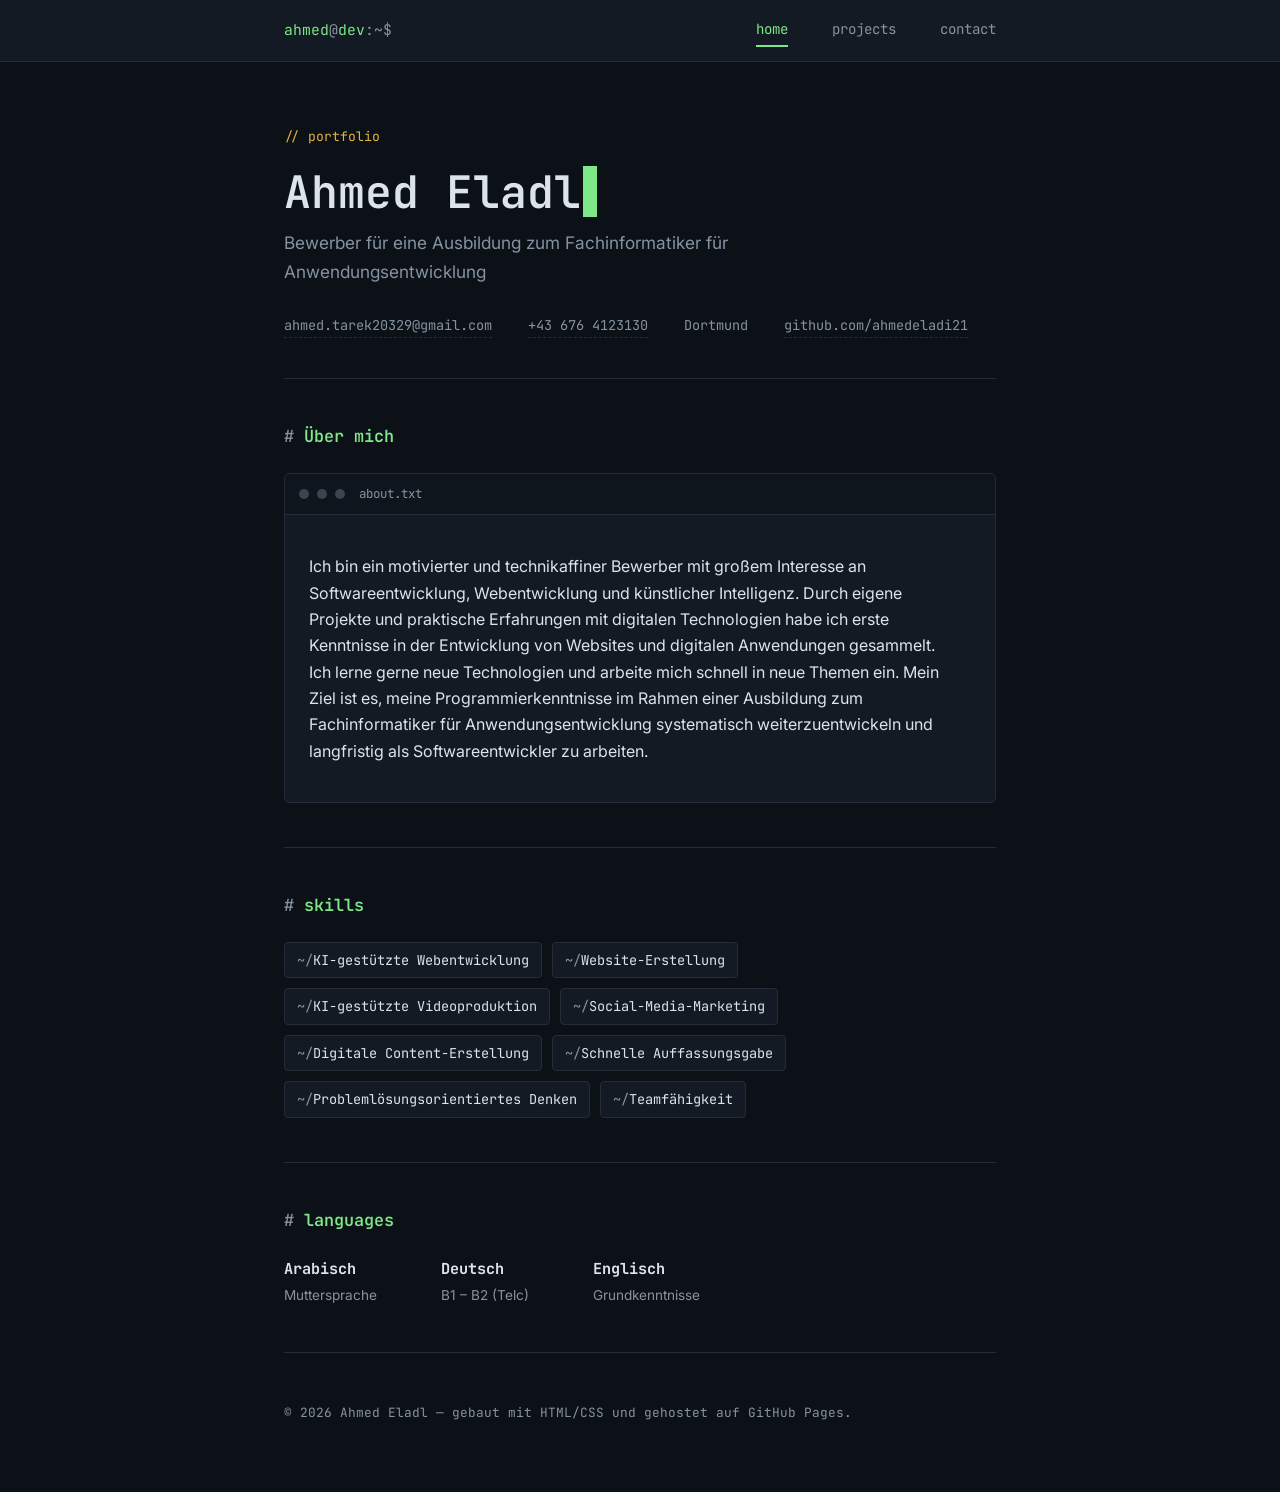
<file: index.html>
<!DOCTYPE html>
<html lang="de">
<head>
<meta charset="UTF-8">
<meta name="viewport" content="width=device-width, initial-scale=1.0">
<title>Ahmed Eladl — Fachinformatiker i.A.</title>
<link rel="preconnect" href="https://fonts.googleapis.com">
<link rel="preconnect" href="https://fonts.gstatic.com" crossorigin>
<link href="https://fonts.googleapis.com/css2?family=JetBrains+Mono:wght@400;500;600;700&family=Inter:wght@400;500;600&display=swap" rel="stylesheet">
<link rel="stylesheet" href="style.css">
</head>
<body>

  <div class="topbar">
    <div class="topbar-inner">
      <div class="prompt">ahmed<span>@</span>dev<span>:~$</span></div>
      <nav>
        <a href="index.html" class="active">home</a>
        <a href="projects.html">projects</a>
        <a href="contact.html">contact</a>
      </nav>
    </div>
  </div>

  <div class="wrap">
    <header class="hero">
      <p class="kicker">// portfolio</p>
      <h1>Ahmed Eladl<span class="cursor">&nbsp;</span></h1>
      <p class="role">Bewerber für eine Ausbildung zum Fachinformatiker für Anwendungsentwicklung</p>
      <div class="contact-strip">
        <a href="mailto:ahmed.tarek20329@gmail.com">ahmed.tarek20329@gmail.com</a>
        <a href="tel:+436764123130">+43 676 4123130</a>
        <span>Dortmund</span>
        <a href="https://github.com/ahmedeladi21" target="_blank" rel="noopener">github.com/ahmedeladi21</a>
      </div>
    </header>

    <section class="profile">
      <h2>Über mich</h2>
      <div class="term">
        <div class="term-bar">
          <span class="term-dot"></span><span class="term-dot"></span><span class="term-dot"></span>
          <span class="term-title">about.txt</span>
        </div>
        <div class="term-body">
          <p class="out">
  Ich bin ein motivierter und technikaffiner Bewerber mit großem Interesse an
  Softwareentwicklung, Webentwicklung und künstlicher Intelligenz. Durch eigene
  Projekte und praktische Erfahrungen mit digitalen Technologien habe ich erste
  Kenntnisse in der Entwicklung von Websites und digitalen Anwendungen gesammelt.
  Ich lerne gerne neue Technologien und arbeite mich schnell in neue Themen ein.
  Mein Ziel ist es, meine Programmierkenntnisse im Rahmen einer Ausbildung zum
  Fachinformatiker für Anwendungsentwicklung systematisch weiterzuentwickeln und
  langfristig als Softwareentwickler zu arbeiten.
</p>
        </div>
      </div>
    </section>

    <section class="skills">
      <h2>skills</h2>
      <ul class="skills-tags">
        <li>KI-gestützte Webentwicklung</li>
        <li>Website-Erstellung</li>
        <li>KI-gestützte Videoproduktion</li>
        <li>Social-Media-Marketing</li>
        <li>Digitale Content-Erstellung</li>
        <li>Schnelle Auffassungsgabe</li>
        <li>Problemlösungsorientiertes Denken</li>
        <li>Teamfähigkeit</li>
      </ul>
    </section>

    <section class="languages">
      <h2>languages</h2>
      <ul class="lang-list">
        <li><strong>Arabisch</strong><span>Muttersprache</span></li>
        <li><strong>Deutsch</strong><span>B1 – B2 (Telc)</span></li>
        <li><strong>Englisch</strong><span>Grundkenntnisse</span></li>
      </ul>
    </section>

    <footer>
      <p>© 2026 Ahmed Eladl — gebaut mit HTML/CSS und gehostet auf GitHub Pages.</p>
    </footer>
  </div>

</body>
</html>
</file>
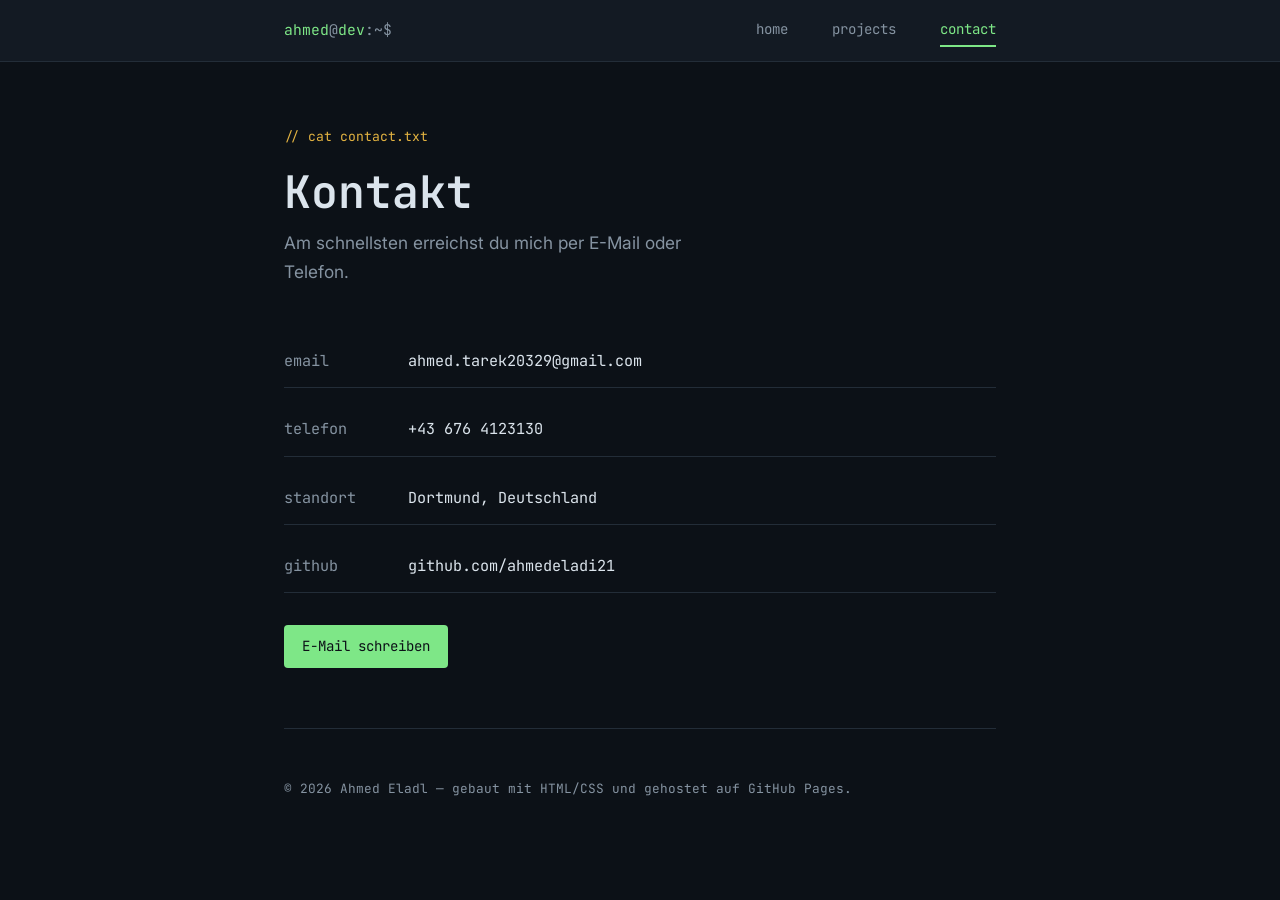
<file: contact.html>
<!DOCTYPE html>
<html lang="de">
<head>
<meta charset="UTF-8">
<meta name="viewport" content="width=device-width, initial-scale=1.0">
<title>Kontakt — Ahmed Eladl</title>
<link rel="preconnect" href="https://fonts.googleapis.com">
<link rel="preconnect" href="https://fonts.gstatic.com" crossorigin>
<link href="https://fonts.googleapis.com/css2?family=JetBrains+Mono:wght@400;500;600;700&family=Inter:wght@400;500;600&display=swap" rel="stylesheet">
<link rel="stylesheet" href="style.css">
</head>
<body>

  <div class="topbar">
    <div class="topbar-inner">
      <div class="prompt">ahmed<span>@</span>dev<span>:~$</span></div>
      <nav>
        <a href="index.html">home</a>
        <a href="projects.html">projects</a>
        <a href="contact.html" class="active">contact</a>
      </nav>
    </div>
  </div>

  <div class="wrap">
    <header class="hero" style="padding-bottom:20px;">
      <p class="kicker">// cat contact.txt</p>
      <h1>Kontakt</h1>
      <p class="role">Am schnellsten erreichst du mich per E-Mail oder Telefon.</p>
    </header>

    <section class="contact" style="border-top:none; padding-top:0;">
      <div class="contact-grid">
        <div class="contact-row">
          <span class="k">email</span>
          <span class="v"><a href="mailto:ahmed.tarek20329@gmail.com">ahmed.tarek20329@gmail.com</a></span>
        </div>
        <div class="contact-row">
          <span class="k">telefon</span>
          <span class="v"><a href="tel:+436764123130">+43 676 4123130</a></span>
        </div>
        <div class="contact-row">
          <span class="k">standort</span>
          <span class="v"> Dortmund, Deutschland</span>
        </div>
        <div class="contact-row">
          <span class="k">github</span>
          <span class="v"><a href="https://github.com/ahmedeladi21" target="_blank" rel="noopener">github.com/ahmedeladi21</a></span>
        </div>
      </div>

      <p style="margin-top:32px;">
        <a class="btn" href="mailto:ahmed.tarek20329@gmail.com">E-Mail schreiben</a>
      </p>
    </section>

    <footer>
      <p>© 2026 Ahmed Eladl — gebaut mit HTML/CSS und gehostet auf GitHub Pages.</p>
    </footer>
  </div>

</body>
</html>
</file>
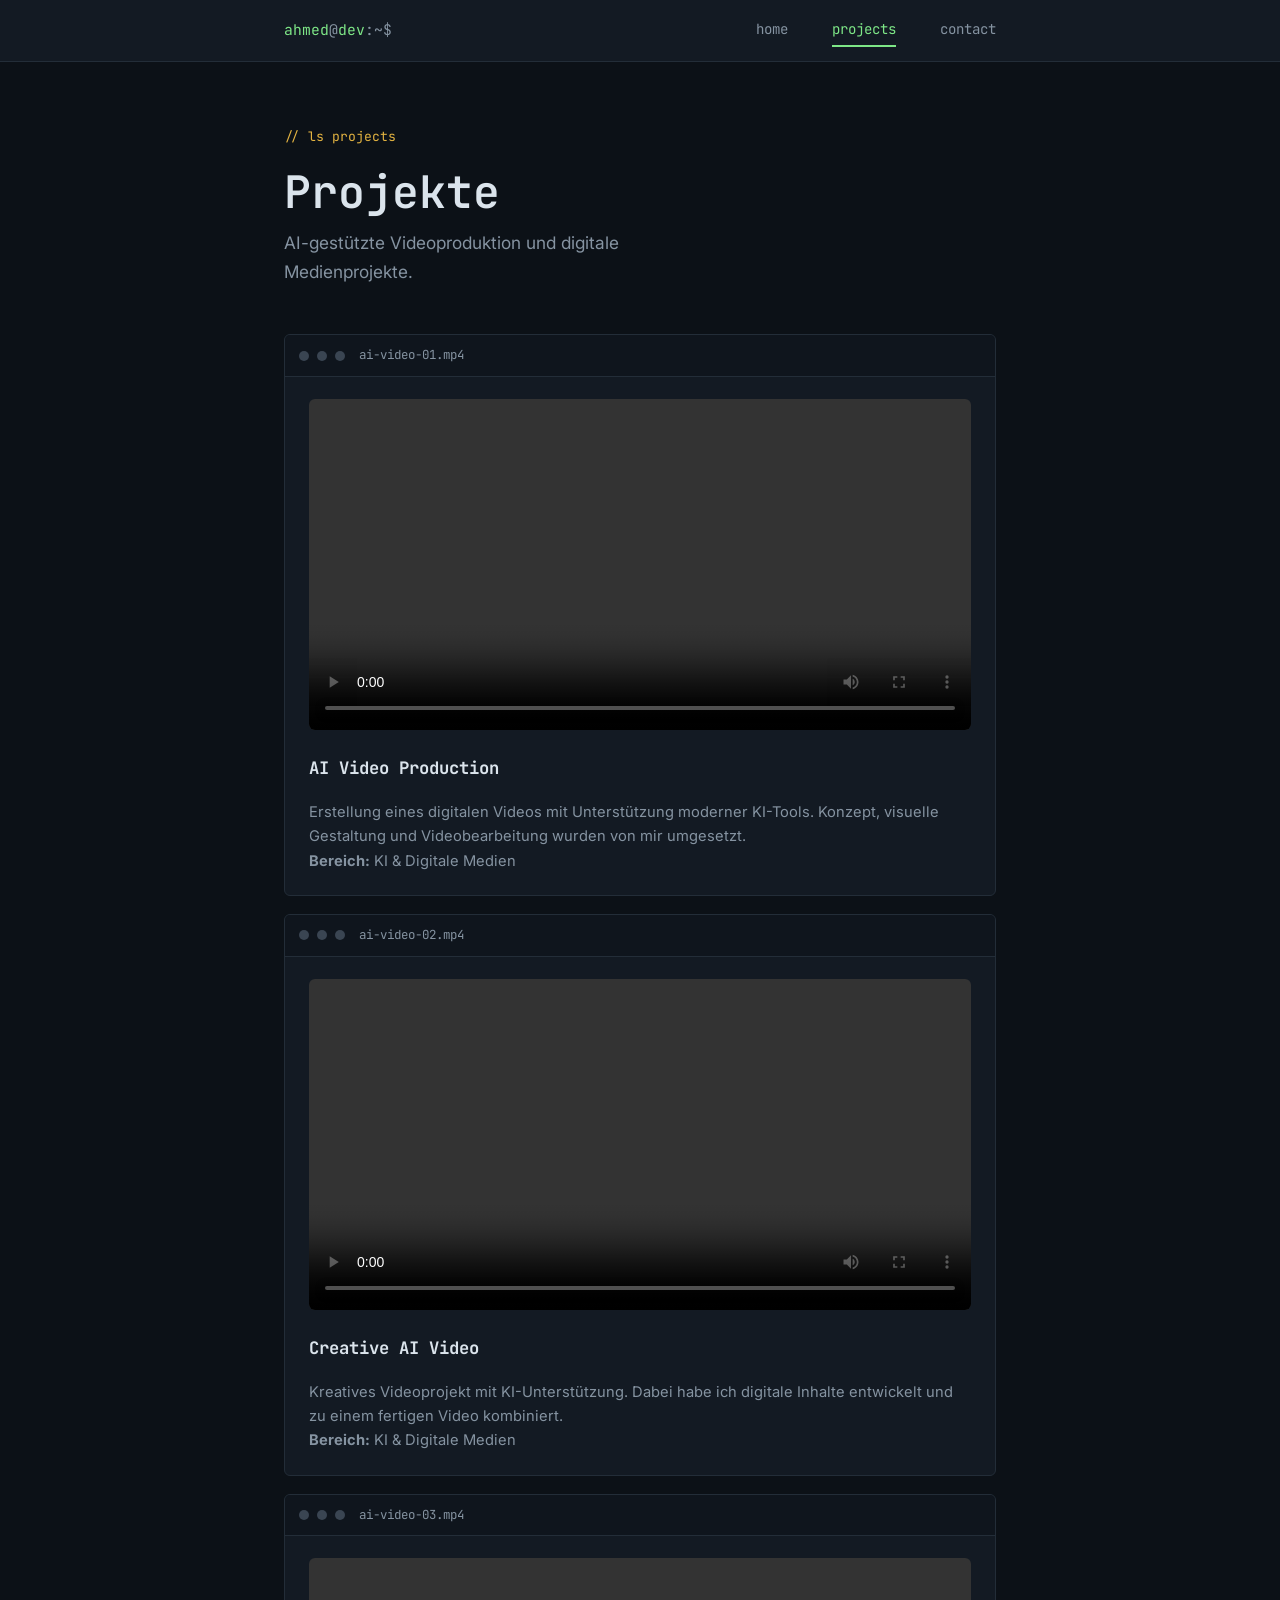
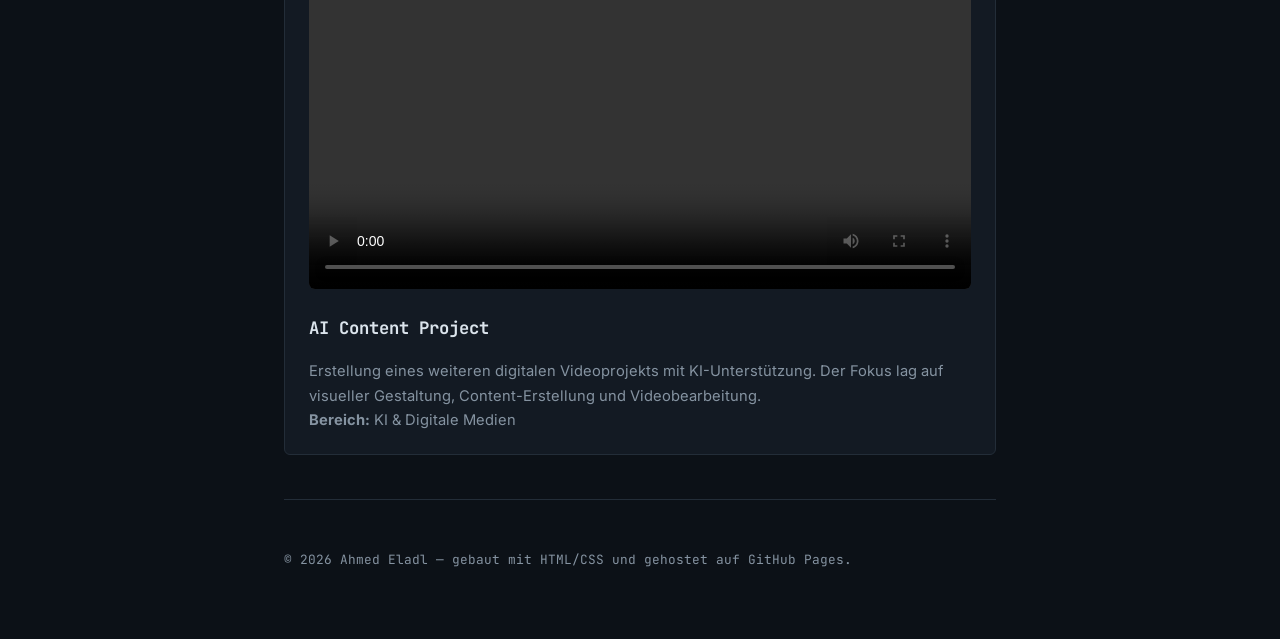
<file: projects.html>
<!DOCTYPE html>
<html lang="de">
<head>
<meta charset="UTF-8">
<meta name="viewport" content="width=device-width, initial-scale=1.0">
<title>Projekte — Ahmed Eladl</title>
<link rel="preconnect" href="https://fonts.googleapis.com">
<link rel="preconnect" href="https://fonts.gstatic.com" crossorigin>
<link href="https://fonts.googleapis.com/css2?family=JetBrains+Mono:wght@400;500;600;700&family=Inter:wght@400;500;600&display=swap" rel="stylesheet">
<link rel="stylesheet" href="style.css">
</head>
<body>

  <div class="topbar">
    <div class="topbar-inner">
      <div class="prompt">ahmed<span>@</span>dev<span>:~$</span></div>
      <nav>
        <a href="index.html">home</a>
        <a href="projects.html" class="active">projects</a>
        <a href="contact.html">contact</a>
      </nav>
    </div>
  </div>

  <div class="wrap">

    <header class="hero" style="padding-bottom:20px;">
      <p class="kicker">// ls projects</p>
      <h1>Projekte</h1>
      <p class="role">
        AI-gestützte Videoproduktion und digitale Medienprojekte.
      </p>
    </header>

    <section class="work" style="border-top:none; padding-top:0;">

      <div class="projects-list">

        <!-- Project 01 -->
        <div class="term project-card">
          <div class="term-bar">
            <span class="term-dot"></span>
            <span class="term-dot"></span>
            <span class="term-dot"></span>
            <span class="term-title">ai-video-01.mp4</span>
          </div>

          <div class="term-body">
            <video controls preload="metadata" style="width:100%; border-radius:6px;">
              <source src="ai-video-01.mp4" type="video/mp4">
              Dein Browser unterstützt dieses Videoformat nicht.
            </video>

            <h3>AI Video Production</h3>

            <p>
              Erstellung eines digitalen Videos mit Unterstützung moderner
              KI-Tools. Konzept, visuelle Gestaltung und Videobearbeitung
              wurden von mir umgesetzt.
            </p>

            <p>
              <strong>Bereich:</strong> KI & Digitale Medien
            </p>
          </div>
        </div>


        <!-- Project 02 -->
        <div class="term project-card">
          <div class="term-bar">
            <span class="term-dot"></span>
            <span class="term-dot"></span>
            <span class="term-dot"></span>
            <span class="term-title">ai-video-02.mp4</span>
          </div>

          <div class="term-body">
            <video controls preload="metadata" style="width:100%; border-radius:6px;">
              <source src="ai-video-02.mp4" type="video/mp4">
              Dein Browser unterstützt dieses Videoformat nicht.
            </video>

            <h3>Creative AI Video</h3>

            <p>
              Kreatives Videoprojekt mit KI-Unterstützung. Dabei habe ich
              digitale Inhalte entwickelt und zu einem fertigen Video
              kombiniert.
            </p>

            <p>
              <strong>Bereich:</strong> KI & Digitale Medien
            </p>
          </div>
        </div>


        <!-- Project 03 -->
        <div class="term project-card">
          <div class="term-bar">
            <span class="term-dot"></span>
            <span class="term-dot"></span>
            <span class="term-dot"></span>
            <span class="term-title">ai-video-03.mp4</span>
          </div>

          <div class="term-body">
            <video controls preload="metadata" style="width:100%; border-radius:6px;">
              <source src="ai-video-03.mp4" type="video/mp4">
              Dein Browser unterstützt dieses Videoformat nicht.
            </video>

            <h3>AI Content Project</h3>

            <p>
              Erstellung eines weiteren digitalen Videoprojekts mit
              KI-Unterstützung. Der Fokus lag auf visueller Gestaltung,
              Content-Erstellung und Videobearbeitung.
            </p>

            <p>
              <strong>Bereich:</strong> KI & Digitale Medien
            </p>
          </div>
        </div>

      </div>
    </section>

    <footer>
      <p>©️ 2026 Ahmed Eladl — gebaut mit HTML/CSS und gehostet auf GitHub Pages.</p>
    </footer>

  </div>

</body>
</html>
</file>
<file: style.css>
:root{
  --bg:#0c1117;
  --bg-raised:#131a23;
  --line:#232d38;
  --text:#dbe4ec;
  --muted:#8593a1;
  --green:#7ee787;
  --amber:#e3b341;
  --blue:#6cb6ff;
  --red:#ff7b72;
  --radius:6px;
  --mono:'JetBrains Mono', monospace;
  --sans:'Inter', sans-serif;
}

*{box-sizing:border-box;}
html{scroll-behavior:smooth;}
body{
  margin:0;
  background:var(--bg);
  color:var(--text);
  font-family:var(--sans);
  font-size:16px;
  line-height:1.65;
}

a{color:var(--blue); text-decoration:none;}
a:hover{text-decoration:underline;}

.wrap{
  max-width:760px;
  margin:0 auto;
  padding:0 24px;
}

/* Top nav, styled like a terminal title bar */
.topbar{
  border-bottom:1px solid var(--line);
  background:var(--bg-raised);
  position:sticky;
  top:0;
  z-index:10;
}
.topbar-inner{
  max-width:760px;
  margin:0 auto;
  padding:14px 24px;
  display:flex;
  align-items:center;
  justify-content:space-between;
  flex-wrap:wrap;
  gap:12px;
}
.prompt{
  font-family:var(--mono);
  font-size:0.92rem;
  color:var(--green);
  white-space:nowrap;
}
.prompt span{color:var(--muted);}
nav{
  display:flex;
  gap:22px;
  font-family:var(--mono);
  font-size:0.88rem;
}
nav a{
  color:var(--muted);
  padding:4px 0;
  margin-left:22px;
  border-bottom:2px solid transparent;
}
nav a:first-child{margin-left:0;}
nav a:hover{
  color:var(--text);
  text-decoration:none;
}
nav a.active{
  color:var(--green);
  border-bottom:2px solid var(--green);
}

/* Terminal window chrome, used for hero + project cards */
.term{
  background:var(--bg-raised);
  border:1px solid var(--line);
  border-radius:var(--radius);
  overflow:hidden;
}
.term-bar{
  display:flex;
  align-items:center;
  gap:8px;
  padding:10px 14px;
  border-bottom:1px solid var(--line);
  background:#0f151d;
}
.term-dot{
  width:10px; height:10px; border-radius:50%;
  background:#3a4552;
}
.term-title{
  font-family:var(--mono);
  font-size:0.78rem;
  color:var(--muted);
  margin-left:6px;
}
.term-body{
  padding:22px 24px;
  font-family:var(--mono);
  font-size:0.92rem;
}
.term-body .out{
  color:var(--text);
  font-family:var(--sans);
  font-size:1rem;
  white-space:normal;
}

header.hero{
  padding:64px 0 40px;
}
.kicker{
  font-family:var(--mono);
  font-size:0.82rem;
  color:var(--amber);
  margin:0 0 18px;
}
h1{
  font-family:var(--mono);
  font-weight:600;
  font-size:clamp(2rem, 5.5vw, 2.8rem);
  line-height:1.15;
  margin:0 0 12px;
  color:var(--text);
}
h1 .cursor{
  display:inline-block;
  width:0.5ch;
  background:var(--green);
  animation:blink 1.1s steps(1) infinite;
  margin-left:2px;
}
@keyframes blink{50%{opacity:0;}}

.role{
  font-size:1.08rem;
  color:var(--muted);
  margin:0 0 28px;
  max-width:42ch;
}

.contact-strip{
  display:flex;
  flex-wrap:wrap;
  gap:8px 20px;
  font-family:var(--mono);
  font-size:0.85rem;
  color:var(--muted);
}
.contact-strip a, .contact-strip span{margin-right:16px;}
.contact-strip a{color:var(--muted); border-bottom:1px dashed var(--line);}
.contact-strip a:hover{color:var(--green); border-color:var(--green); text-decoration:none;}

section{
  padding:44px 0;
  border-top:1px solid var(--line);
}
h2{
  font-family:var(--mono);
  font-size:1.05rem;
  font-weight:600;
  color:var(--green);
  margin:0 0 22px;
}
h2::before{content:"# "; color:var(--muted);}

.profile p{max-width:64ch; color:var(--text);}

.skills-tags{
  display:flex;
  flex-wrap:wrap;
  gap:10px;
  list-style:none;
  padding:0;
  margin:0;
  font-family:var(--mono);
  font-size:0.85rem;
}
.skills-tags li{
  padding:6px 12px;
  background:var(--bg-raised);
  border:1px solid var(--line);
  border-radius:4px;
  color:var(--text);
}
.skills-tags li::before{content:"~/"; color:var(--muted);}

.lang-list{
  display:flex; gap:32px; flex-wrap:wrap;
  list-style:none; padding:0; margin:0;
}
.lang-list li{margin-right:32px;}
.lang-list li:last-child{margin-right:0;}
.lang-list li strong{
  display:block; font-family:var(--mono); color:var(--text); font-size:0.95rem;
}
.lang-list li span{color:var(--muted); font-size:0.85rem;}

.projects-list{
  display:flex;
  flex-direction:column;
  gap:18px;
}
.project-card .term-body p{
  margin:0;
  color:var(--muted);
  font-family:var(--sans);
}
.project-card.placeholder .term-title{color:var(--amber);}

.btn{
  display:inline-block;
  font-family:var(--mono);
  font-size:0.88rem;
  color:var(--bg);
  background:var(--green);
  padding:10px 18px;
  border-radius:4px;
  border:none;
}
.btn:hover{opacity:0.88; text-decoration:none;}

.contact-grid{
  display:flex;
  flex-direction:column;
  gap:14px;
  font-family:var(--mono);
  font-size:0.95rem;
}
.contact-row{
  display:flex;
  gap:14px;
  padding:14px 0;
  border-bottom:1px solid var(--line);
}
.contact-row .k{color:var(--muted); min-width:110px;}
.contact-row .v a, .contact-row .v{color:var(--text);}
.contact-row .v a:hover{color:var(--green);}

footer{
  padding:36px 0 56px;
  color:var(--muted);
  font-family:var(--mono);
  font-size:0.8rem;
  border-top:1px solid var(--line);
}

@media (max-width:520px){
  header.hero{padding:44px 0 32px;}
  section{padding:34px 0;}
  .contact-row{flex-direction:column; gap:4px;}
  .contact-row .k{min-width:0;}
}
</file>
